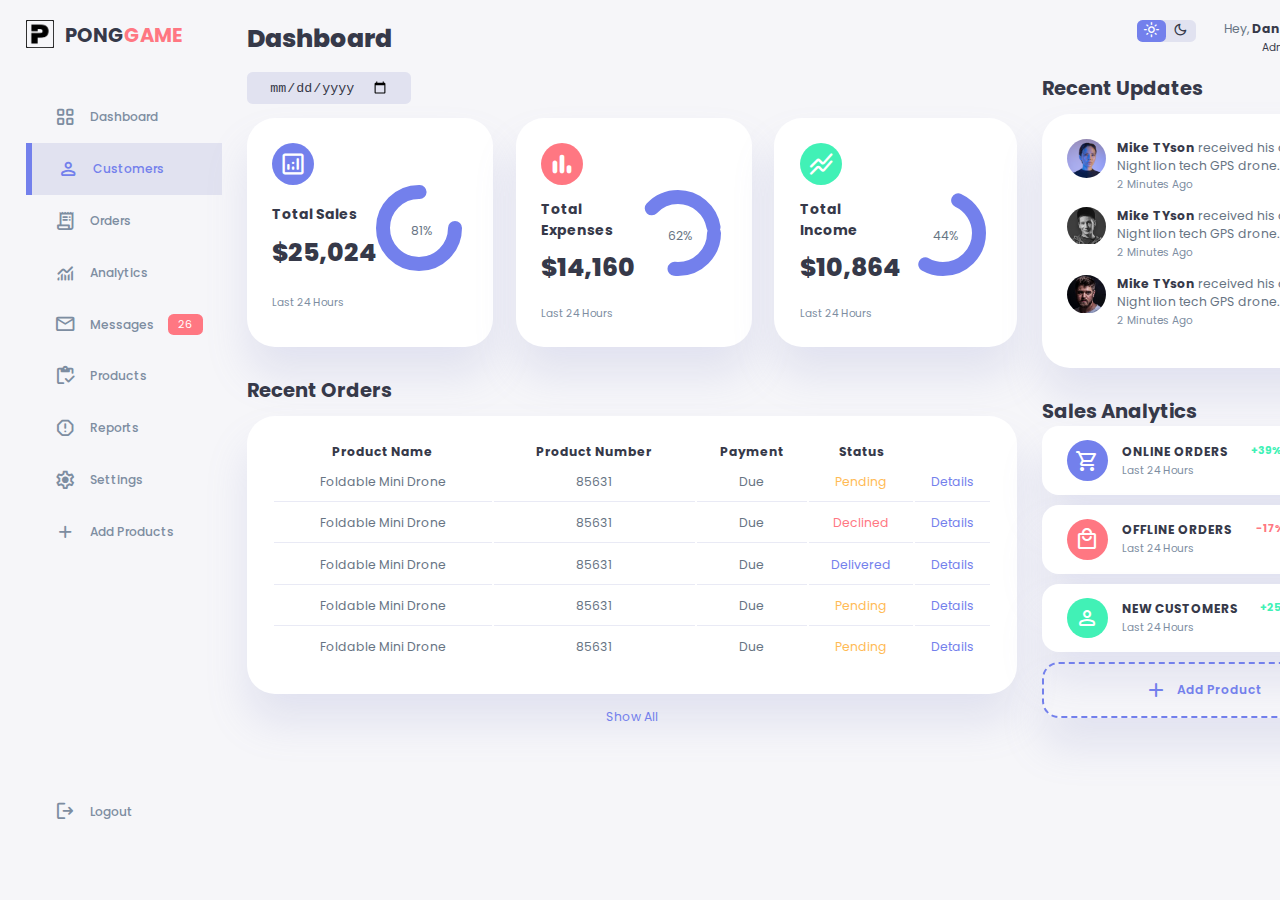
<file: Dashboard-with-dark-light-mode/index.html>
<!DOCTYPE html>
<html lang="en">
<head>
	<meta charset="UTF-8">
	<meta name="viewport" content="width=device-width, initial-scale=1.0">
	<title>Responsive Dashboard using HTML and Javascript</title>

	<!-- MATEIRIAL CDN -->
	<link href="https://fonts.googleapis.com/icon?family=Material+Symbols+Rounded" rel="stylesheet">
	<!-- ต่างจาก YT ตรงใช้ Symbols แทน Icons -->
	<!-- STYLE SHEET -->
	<link rel="stylesheet" href="./style.css">
</head> 
<body>
	<div class="container">
		<aside>
			<div class="top">
				<div class="logo">
					<img src="./images/logo.png">
					<h2>PONG<span class="danger">GAME</span></h2>  <!-- danger = class ของสีแดง, span = ใช้แบ่ง style การตกแต่ง -->
				</div>
				<div class="close" id="close-btn">
					<span class="material-symbols-rounded">close</span>
				</div>

			</div>
			<div class="sidebar">
				<a href="#">
					<span class="material-symbols-rounded">grid_view</span>
					<h3>Dashboard</h3>
				</a>
				<a href="#" class="active">
					<span class="material-symbols-rounded">person</span>
					<h3>Customers</h3>
				</a>
				<a href="#">
					<span class="material-symbols-rounded">receipt_long</span>
					<h3>Orders</h3>
				</a>
				<a href="#">
					<span class="material-symbols-rounded">monitoring</span>
					<h3>Analytics</h3>
				</a>
				<a href="#">
					<span class="material-symbols-rounded">mail</span>
					<h3>Messages</h3>
					<span class="message-count">26</span>
				</a>
				<a href="#">
					<span class="material-symbols-rounded">inventory</span>
					<h3>Products</h3>
				</a>
				<a href="#">
					<span class="material-symbols-rounded">report</span>
					<h3>Reports</h3>
				</a>
				<a href="#">
					<span class="material-symbols-rounded">settings</span>
					<h3>Settings</h3>
				</a>
				<a href="#">
					<span class="material-symbols-rounded">add</span>
					<h3>Add Products</h3>
				</a>
				<a href="#">
					<span class="material-symbols-rounded">logout</span>
					<h3>Logout</h3>
				</a>
			</aside>
			<!-- ----------------------- END OF ASIDE ----------------------- -->
			<main>
				<h1>Dashboard</h1>
				<div class="date">
					<input type="date">
				</div>

				<div class="insights">
					<div class="sales">
						<span class="material-symbols-rounded">analytics</span>
						<div class="middle">
							<div class="left">
								<h3>Total Sales</h3>
								<h1>$25,024</h1>
							</div>
							<div class="progress">
								<svg>
									<circle cx="38" cy="38" r="36"></circle>
								</svg>
								<div class="number">
									<p>81%</p>
								</div>
							</div>
						</div>
						<small class="text-muted">Last 24 Hours</small>
					</div>
					<!-- ------------------ END OF SALES ------------------ -->
					<div class="expenses">
						<span class="material-symbols-rounded">bar_chart</span>
						<div class="middle">
							<div class="left">
								<h3>Total Expenses</h3>
								<h1>$14,160</h1>
							</div>
							<div class="progress">
								<svg>
									<circle cx="38" cy="38" r="36"></circle>
								</svg>
								<div class="number">
									<p>62%</p>
								</div>
							</div>
						</div>
						<small class="text-muted">Last 24 Hours</small>
					</div>
					<!-- ------------------ END OF EXPENSES ------------------ -->
					<div class="income">
						<span class="material-symbols-rounded">stacked_line_chart</span>
						<div class="middle">
							<div class="left">
								<h3>Total Income</h3>
								<h1>$10,864</h1>
							</div>
							<div class="progress">
								<svg>
									<circle cx="38" cy="38" r="36"></circle>
								</svg>
								<div class="number">
									<p>44%</p>
								</div>
							</div>
						</div>
						<small class="text-muted">Last 24 Hours</small>
					</div>
					<!-- ------------------ END OF INCOME ------------------ -->
				</div>
				<!-- --------------------- END OF INSIGHTS --------------------- -->

				<div class="recent-orders">
					<h2>Recent Orders</h2>
					<table>
						<thead> <!-- table head -->
							<tr>
								<th>Product Name</th> 
								<th>Product Number</th>
								<th>Payment</th>
								<th>Status</th>
								<th></th>
							</tr>
						</thead>
						<tbody>
							<!-- <tr>
								<td>Foldable Mini Drone</td>
								<td>85631</td>
								<td>Due</td>
								<td class="warning">Pending</td>
								<td class="primary">Details</td>
							</tr> -->
					</table>
					<a href="#">Show All</a>
				</div>
			</main>
			<!-- ----------------------- END OF MAIN ----------------------- -->

			<div class="right">
				<div class="top">
					<button id="menu-btn">
						<span class="material-symbols-rounded">menu</span>
					</button>
					<div class="theme-toggler">
						<span class="material-symbols-rounded active">light_mode</span>
						<span class="material-symbols-rounded">dark_mode</span>
					</div>
					<div class="profile">
						<div class="info">
							<p>Hey, <b>Daniel</b></p>
							<small class=""text-muted>Admin</small>
						</div>
						<div class="profile-photo">
							<img src="./images/profile-1.jpg">
						</div>
					</div>
				</div>
				<!-- END OF MAIN -->
				<div class="recent-updates">
					<h2>Recent Updates</h2>
					<div class="updates">
						<div class="update">
							<div class="profile-photo">
								<img src="./images/profile-2.jpg">
							</div>
							<div class="message">
								<p><b>Mike TYson</b> received his order of Night lion tech GPS drone.</p>
								<small class="text-muted">2 Minutes Ago</small>
							</div>
						</div>
						<div class="update">
							<div class="profile-photo">
								<img src="./images/profile-3.jpg">
							</div>
							<div class="message">
								<p><b>Mike TYson</b> received his order of Night lion tech GPS drone.</p>
								<small class="text-muted">2 Minutes Ago</small>
							</div>
						</div>
						<div class="update">
							<div class="profile-photo">
								<img src="./images/profile-4.jpg">
							</div>
							<div class="message">
								<p><b>Mike TYson</b> received his order of Night lion tech GPS drone.</p>
								<small class="text-muted">2 Minutes Ago</small>
							</div>
						</div>
					</div>
				</div>
				<!-- -------------------- END OF RECENT UPDATES -------------------- -->
				<div class="sales-analytics">
					<h2>Sales Analytics</h2>
					<div class="item online">
						<div class="icon">
							<span class="material-symbols-rounded">shopping_cart</span>
						</div>
						<div class="right">
							<div class="info">
								<h3>ONLINE ORDERS</h3>
								<small class="text-muted">Last 24 Hours</small>
							</div>
							<h5 class="success">+39%</h5>
							<h3>3849</h3>
						</div>
					</div>
					<div class="item offline">
						<div class="icon">
							<span class="material-symbols-rounded">local_mall</span>
						</div>
						<div class="right">
							<div class="info">
								<h3>OFFLINE ORDERS</h3>
								<small class="text-muted">Last 24 Hours</small>
							</div>
							<h5 class="danger">-17%</h5>
							<h3>1100</h3>
						</div>
					</div>
					<div class="item customers">
						<div class="icon">
							<span class="material-symbols-rounded">person</span>
						</div>
						<div class="right">
							<div class="info">
								<h3>NEW CUSTOMERS</h3>
								<small class="text-muted">Last 24 Hours</small>
							</div>
							<h5 class="success">+25%</h5>
							<h3>849</h3>
						</div>
					</div>
					<div class="item add-product">
						<div>
							<span class="material-symbols-rounded">add</span>
							<h3>Add Product</h3>
						</div>
					</div>
				</div>
			</div>
		</div>
	</div>

	<script src="./orders.js"></script>
	<script src="./index.js"></script>
</body>
</html>
</file>
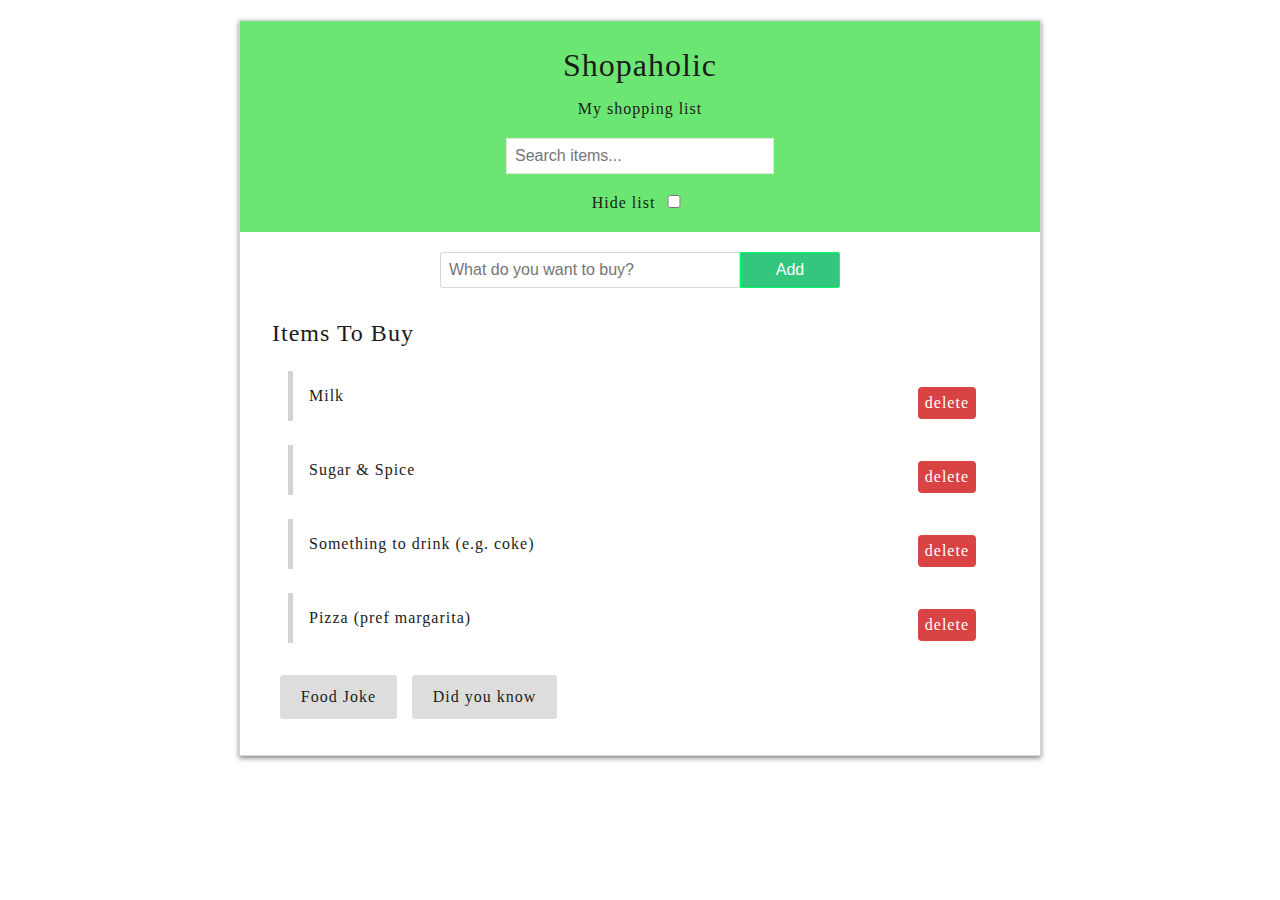
<file: Udm-DOM/index.html>
<!DOCTYPE html>
<html>

<head>
    <meta charset="utf-8">
    <link href="styles.css" rel="stylesheet" />
    <title>Shopping</title>
</head>

<body>
    <!-- wrap our entire section in a <div> element -->
    <div id="wrapper">
        <!-- define our header -->
        <header>
            <div id="page-top">
                <h1 class="title">Shopaholic</h1>
                <p>My shopping list</p>
                <!-- add search & hide ability inside header  -->
                <form id="search-item">
                    <!-- search functionality -->
                    <input type="text" placeholder="Search items..." />
                    <!-- hide functionality by using a checkbox-->
                    <div id="check">
                        <label for="hide">Hide list</label>
                        <input type="checkbox" id='hide'>
                    </div>
                </form>
            </div>
        </header>

        <!-- adding an item to our main list using a <form> element -->
        <form id="add-item">
            <input type="text" placeholder="What do you want to buy?" />
            <button>Add</button>
        </form>
        
        <!-- define our grocery list section inside a <div> tag -->
        <div id="grocery-list">
            <h2 class="title">Items To Buy</h2>
            <!-- insert each shopping item inside a table  -->
            <ul>
                <li>
                    <span class="item">Milk</span>
                    <span class="delete">delete</span>
                </li>
                <li>
                    <span class="item">Sugar & Spice</span>
                    <span class="delete">delete</span>
                </li>
                <li>
                    <span class="item">Something to drink (e.g. coke)</span>
                    <span class="delete">delete</span>
                </li>
                <li>
                    <span class="item">Pizza (pref margarita)</span>
                    <span class="delete">delete</span>
                </li>
            </ul>
        </div>

        <!-- add tabs at bottom of page -->
        <div id="tab-wrapper">
            <ul class="heading">
                <li data-clicked="#joke" class="active">Food Joke</li>
                <li data-clicked="#facts">Did you know</li>
            </ul>
            <div id="joke" class="panel">
                <p>What do you call a fake noodle?</p>
                <button id="showAnswer">Answer</button>
                <p id="answer"></p>
            </div>
            <div id="facts" class="panel">
                <p>This is what I learnt about food this week</p>
                <p>Lorem ipsum dolor sit amet consectetur, adipisicing elit. Eaque debitis eum, tempora exercitationem fugiat laboriosam? Iure, minus nesciunt consequuntur, rerum reiciendis sed consequatur excepturi aut commodi officiis, libero veritatis quod.</p>
            </div>
        </div>

    </div>
    <!-- add our JavaScript -->
    <script src="app.js"></script>
</body>

</html>
</file>
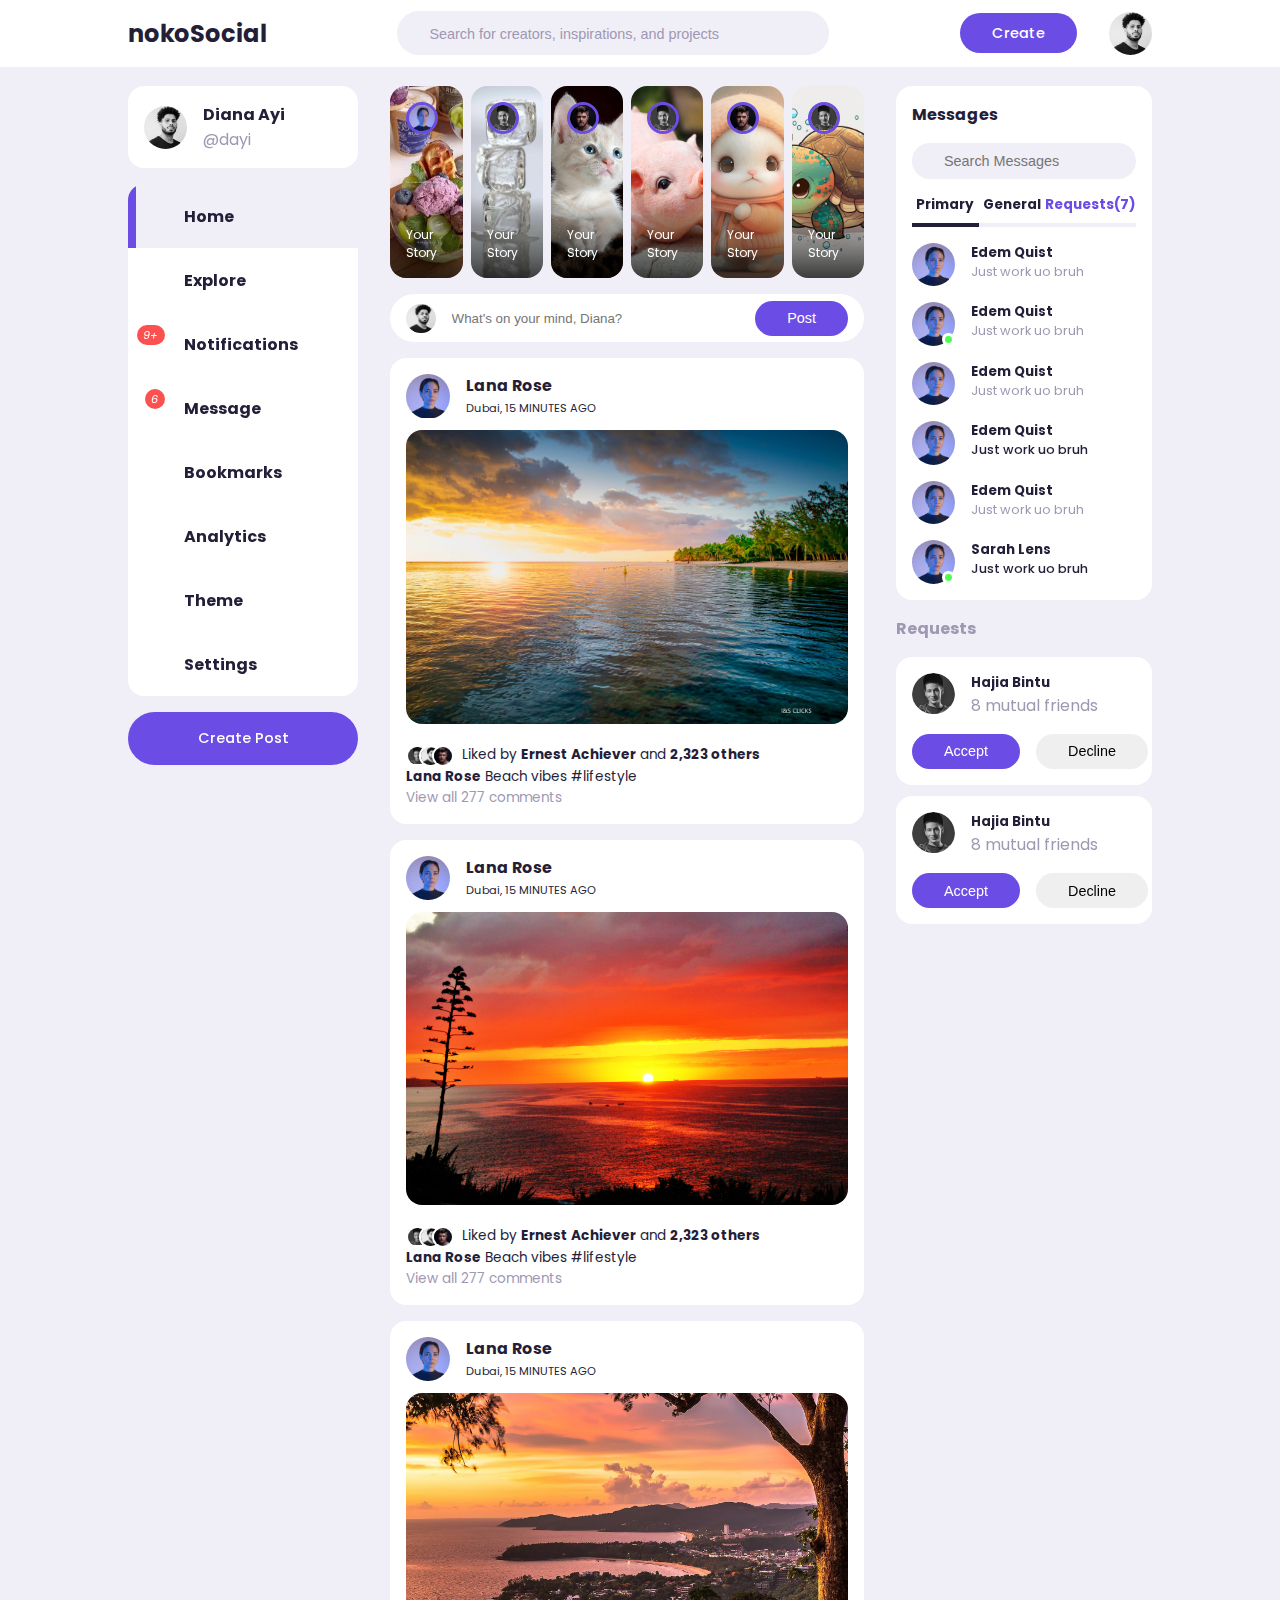
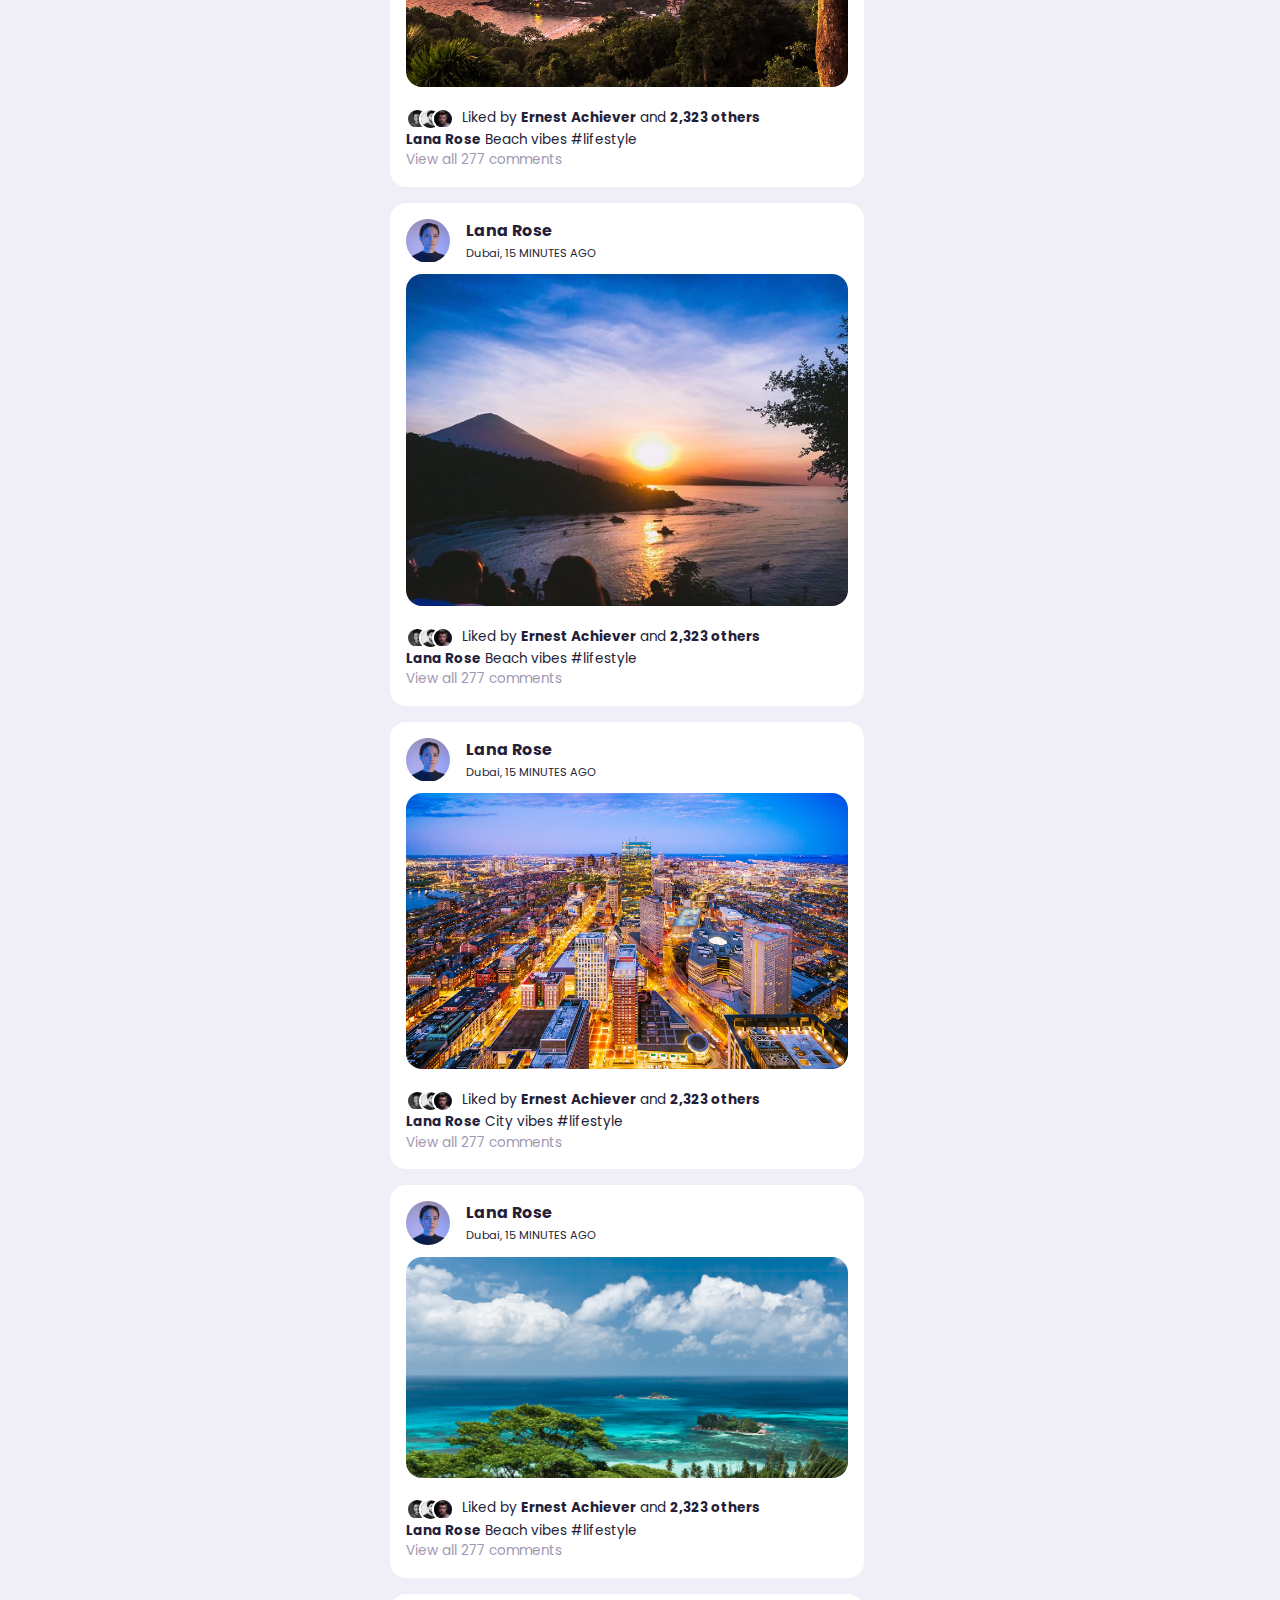
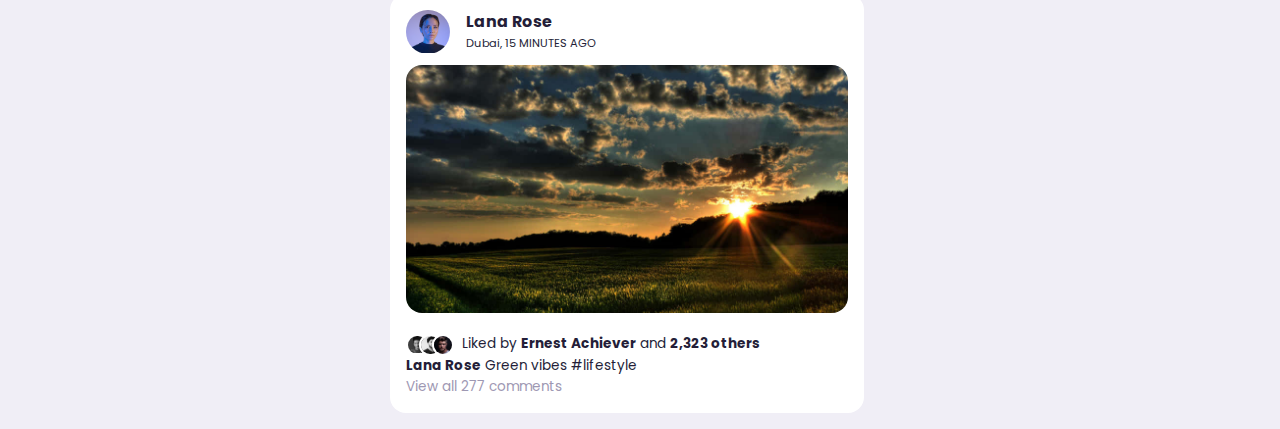
<file: Yt-Social-web/index.html>
<!DOCTYPE html>
<html lang="en">
<head>
	<meta charset="UTF-8">
	<meta name="viewport" content="width=device-width, initial-scale=1.0">
	<title>nokoSocial - Responsive social media</title>

	<!-- ICON CDN -->
	<link rel="stylesheet" href="https://unicons.iconscout.com/release/v4.0.8/css/line.css">
	<!-- STYLESHEET -->
	<link rel="stylesheet" href="./style.css">
</head>
<body>
	<Nav>
		<div class="container">
			<h2 class=""log>
				nokoSocial
			</h2>
			<div class="search-bar">
				<i class="uil uil-search"></i>
				<input type="search" placeholder="Search for creators, inspirations, and projects">
			</div>
			<div class="create">
				<label class="btn btn-primary" for="create-post">Create</label>
				<div class="profile-photo">
					<img src="./images/profile-1.jpg">
				</div>
			</div>
		</div>
	</Nav>

	<!-- ---------------------- MAIN ---------------------- -->
	 <main>
		<div class="container">
			<!-- ===================== LEFT ===================== -->
			 <div class="left">
				<a class="profile">
					<div class="profile-photo">
						<img src="./images/profile-1.jpg">
					</div>
					<div class="handle">
						<h4>Diana Ayi</h4>
						<p class="text-muted">
							@dayi
						</p>
					</div>
				</a>

				<!-- ------------- SIDEBAR ------------- -->
				 <div class="sidebar">
					<a class="menu-item active">
						<span><i class="uil uil-home"></i></span><h3>Home</h3>
					</a>
					<a class="menu-item">
						<span><i class="uil uil-compass"></i></span><h3>Explore</h3>
					</a>
					<a class="menu-item" id="notifications">
						<span><i class="uil uil-bell"><small class="notification-count">9+</small></i></span><h3>Notifications</h3>
						<!-- --- NOTIFICATION POPUP --- -->
						 <div class="notification-popup">
							<div>
								<div class="profile-photo">
									<img src="./images/profile-2.jpg">
								</div>
								<div class="nitification-body">
									<b>Keke Benjamin</b> accept your friend request
									<small class="text-muted">2 DAYS AGO</small>
								</div>
							</div>
							<div>
								<div class="profile-photo">
									<img src="./images/profile-3.jpg">
								</div>
								<div class="nitification-body">
									<b>Keke Benjamin</b> accept your friend request
									<small class="text-muted">2 DAYS AGO</small>
								</div>
							</div>
							<div>
								<div class="profile-photo">
									<img src="./images/profile-4.jpg">
								</div>
								<div class="nitification-body">
									<b>Keke Benjamin</b> accept your friend request
									<small class="text-muted">2 DAYS AGO</small>
								</div>
							</div>
							<div>
								<div class="profile-photo">
									<img src="./images/profile-3.jpg">
								</div>
								<div class="nitification-body">
									<b>Keke Benjamin</b> accept your friend request
									<small class="text-muted">2 DAYS AGO</small>
								</div>
							</div>
							<div>
								<div class="profile-photo">
									<img src="./images/profile-4.jpg">
								</div>
								<div class="nitification-body">
									<b>Keke Benjamin</b> accept your friend request
									<small class="text-muted">2 DAYS AGO</small>
								</div>
							</div>
							<div>
								<div class="profile-photo">
									<img src="./images/profile-2.jpg">
								</div>
								<div class="nitification-body">
									<b>Keke Benjamin</b> accept your friend request
									<small class="text-muted">2 DAYS AGO</small>
								</div>
							</div>
						 </div>
						<!-- --- END OF NOTIFICATION POPUP --- -->
					</a>
					<a class="menu-item" id="messages-notification">
						<span><i class="uil uil-envelope-alt"><small class="notification-count">6</small></i></span><h3>Message</h3>
					</a>
					<a class="menu-item">
						<span><i class="uil uil-bookmark"></i></span><h3>Bookmarks</h3>
					</a>
					<a class="menu-item">
						<span><i class="uil uil-chart-line"></i></span><h3>Analytics</h3>
					</a>
					<a class="menu-item" id="theme">
						<span><i class="uil uil-palette"></i></span><h3>Theme</h3>
					</a>
					<a class="menu-item">
						<span><i class="uil uil-setting"></i></span><h3>Settings</h3>
					</a>
				 </div> 
				 <!-- ------------- END OF SIDEBAR ------------- -->
				  <label for="create-post" class="btn btn-primary">Create Post</label>
			 </div>
			<!-- ===================== END OF LEFT ===================== -->



			<!-- ===================== MIDDLE ===================== -->
			<div class="middle">
				<!-- ------------- STORIES ------------- -->
				<div class="stories">
					<div class="story">
						<div class="profile-photo">
							<img src="./images/profile-2.jpg">
						</div>
						<p class="name">Your Story</p>
					</div>
					<div class="story">
						<div class="profile-photo">
							<img src="./images/profile-3.jpg">
						</div>
						<p class="name">Your Story</p>
					</div>
					<div class="story">
						<div class="profile-photo">
							<img src="./images/profile-4.jpg">
						</div>
						<p class="name">Your Story</p>
					</div>
					<div class="story">
						<div class="profile-photo">
							<img src="./images/profile-3.jpg">
						</div>
						<p class="name">Your Story</p>
					</div>
					<div class="story">
						<div class="profile-photo">
							<img src="./images/profile-4.jpg">
						</div>
						<p class="name">Your Story</p>
					</div>
					<div class="story">
						<div class="profile-photo">
							<img src="./images/profile-3.jpg">
						</div>
						<p class="name">Your Story</p>
					</div>
				</div>
				<!-- ------------- END OF STORIES ------------- -->
				<form class="create-post">
					<div class="profile-photo">
						<img src="./images/profile-1.jpg">
					</div>
					<input type="text" placeholder="What's on your mind, Diana?" id="create-post">
					<input type="submit" value="Post" class="btn btn-primary">
				</form>

				<!-- ------------- FEEDS ------------- -->
				<div class="feeds">
					<!-- --------- FEED 1 --------- -->
					<div class="feed">
						<div class="head">
							<div class="user">
								<div class="profile-photo">
									<img src="./images/profile-2.jpg">
								</div>
								<div class="ingo">
									<h3>Lana Rose</h3>
									<small>Dubai, 15 MINUTES AGO</small>
								</div>
							</div>
							<span class="edit">
								<i class="uil uil-ellipsis-h"></i>
							</span>
						</div>

						<div class="photo">
							<img src="./images/feed-1.jpg">
						</div>
						
						<div class="action-buttons">
							<div class="interaction-buttons">
								<span><i class="uil uil-heart"></i></span>
								<span><i class="uil uil-comment-dots"></i></span>
								<span><i class="uil uil-share-alt"></i></span>
							</div>
							<div class="bookmark">
								<span><i class="uil uil-bookmark-full"></i></span>
							</div>
						</div>

						<div class="liked-by">
							<span><img src="./images/profile-3.jpg"></span>
							<span><img src="./images/profile-1.jpg"></span>
							<span><img src="./images/profile-4.jpg"></span>
							<p>Liked by <b>Ernest Achiever</b> and <b>2,323 others</b></p>
						</div>

						<div class="caption">
							<p><b>Lana Rose</b> Beach vibes <span class="harsh-tag">#lifestyle</span></p>
						</div>
						<div class="comments text-muted"> View all 277 comments</div>
					</div>
					<!-- --------- END OF FEED --------- -->
					<!-- --------- FEED 2 --------- -->
					<div class="feed">
						<div class="head">
							<div class="user">
								<div class="profile-photo">
									<img src="./images/profile-2.jpg">
								</div>
								<div class="ingo">
									<h3>Lana Rose</h3>
									<small>Dubai, 15 MINUTES AGO</small>
								</div>
							</div>
							<span class="edit">
								<i class="uil uil-ellipsis-h"></i>
							</span>
						</div>

						<div class="photo">
							<img src="./images/feed-2.jpg">
						</div>
						
						<div class="action-buttons">
							<div class="interaction-buttons">
								<span><i class="uil uil-heart"></i></span>
								<span><i class="uil uil-comment-dots"></i></span>
								<span><i class="uil uil-share-alt"></i></span>
							</div>
							<div class="bookmark">
								<span><i class="uil uil-bookmark-full"></i></span>
							</div>
						</div>

						<div class="liked-by">
							<span><img src="./images/profile-3.jpg"></span>
							<span><img src="./images/profile-1.jpg"></span>
							<span><img src="./images/profile-4.jpg"></span>
							<p>Liked by <b>Ernest Achiever</b> and <b>2,323 others</b></p>
						</div>

						<div class="caption">
							<p><b>Lana Rose</b> Beach vibes <span class="harsh-tag">#lifestyle</span></p>
						</div>
						<div class="comments text-muted"> View all 277 comments</div>
					</div>
					<!-- --------- END OF FEED --------- -->
					<!-- --------- FEED 3 --------- -->
					<div class="feed">
						<div class="head">
							<div class="user">
								<div class="profile-photo">
									<img src="./images/profile-2.jpg">
								</div>
								<div class="ingo">
									<h3>Lana Rose</h3>
									<small>Dubai, 15 MINUTES AGO</small>
								</div>
							</div>
							<span class="edit">
								<i class="uil uil-ellipsis-h"></i>
							</span>
						</div>

						<div class="photo">
							<img src="./images/feed-3.jpg">
						</div>
						
						<div class="action-buttons">
							<div class="interaction-buttons">
								<span><i class="uil uil-heart"></i></span>
								<span><i class="uil uil-comment-dots"></i></span>
								<span><i class="uil uil-share-alt"></i></span>
							</div>
							<div class="bookmark">
								<span><i class="uil uil-bookmark-full"></i></span>
							</div>
						</div>

						<div class="liked-by">
							<span><img src="./images/profile-3.jpg"></span>
							<span><img src="./images/profile-1.jpg"></span>
							<span><img src="./images/profile-4.jpg"></span>
							<p>Liked by <b>Ernest Achiever</b> and <b>2,323 others</b></p>
						</div>

						<div class="caption">
							<p><b>Lana Rose</b> Beach vibes <span class="harsh-tag">#lifestyle</span></p>
						</div>
						<div class="comments text-muted"> View all 277 comments</div>
					</div>
					<!-- --------- END OF FEED --------- -->
					<!-- --------- FEED 4 --------- -->
					<div class="feed">
						<div class="head">
							<div class="user">
								<div class="profile-photo">
									<img src="./images/profile-2.jpg">
								</div>
								<div class="ingo">
									<h3>Lana Rose</h3>
									<small>Dubai, 15 MINUTES AGO</small>
								</div>
							</div>
							<span class="edit">
								<i class="uil uil-ellipsis-h"></i>
							</span>
						</div>

						<div class="photo">
							<img src="./images/feed-4.jpg">
						</div>
						
						<div class="action-buttons">
							<div class="interaction-buttons">
								<span><i class="uil uil-heart"></i></span>
								<span><i class="uil uil-comment-dots"></i></span>
								<span><i class="uil uil-share-alt"></i></span>
							</div>
							<div class="bookmark">
								<span><i class="uil uil-bookmark-full"></i></span>
							</div>
						</div>

						<div class="liked-by">
							<span><img src="./images/profile-3.jpg"></span>
							<span><img src="./images/profile-1.jpg"></span>
							<span><img src="./images/profile-4.jpg"></span>
							<p>Liked by <b>Ernest Achiever</b> and <b>2,323 others</b></p>
						</div>

						<div class="caption">
							<p><b>Lana Rose</b> Beach vibes <span class="harsh-tag">#lifestyle</span></p>
						</div>
						<div class="comments text-muted"> View all 277 comments</div>
					</div>
					<!-- --------- END OF FEED --------- -->
					<!-- --------- FEED 5 --------- -->
					<div class="feed">
						<div class="head">
							<div class="user">
								<div class="profile-photo">
									<img src="./images/profile-2.jpg">
								</div>
								<div class="ingo">
									<h3>Lana Rose</h3>
									<small>Dubai, 15 MINUTES AGO</small>
								</div>
							</div>
							<span class="edit">
								<i class="uil uil-ellipsis-h"></i>
							</span>
						</div>

						<div class="photo">
							<img src="./images/feed-5.jpg">
						</div>
						
						<div class="action-buttons">
							<div class="interaction-buttons">
								<span><i class="uil uil-heart"></i></span>
								<span><i class="uil uil-comment-dots"></i></span>
								<span><i class="uil uil-share-alt"></i></span>
							</div>
							<div class="bookmark">
								<span><i class="uil uil-bookmark-full"></i></span>
							</div>
						</div>

						<div class="liked-by">
							<span><img src="./images/profile-3.jpg"></span>
							<span><img src="./images/profile-1.jpg"></span>
							<span><img src="./images/profile-4.jpg"></span>
							<p>Liked by <b>Ernest Achiever</b> and <b>2,323 others</b></p>
						</div>

						<div class="caption">
							<p><b>Lana Rose</b> City vibes <span class="harsh-tag">#lifestyle</span></p>
						</div>
						<div class="comments text-muted"> View all 277 comments</div>
					</div>
					<!-- --------- END OF FEED --------- -->
					<!-- --------- FEED 6 --------- -->
					<div class="feed">
						<div class="head">
							<div class="user">
								<div class="profile-photo">
									<img src="./images/profile-2.jpg">
								</div>
								<div class="ingo">
									<h3>Lana Rose</h3>
									<small>Dubai, 15 MINUTES AGO</small>
								</div>
							</div>
							<span class="edit">
								<i class="uil uil-ellipsis-h"></i>
							</span>
						</div>

						<div class="photo">
							<img src="./images/feed-6.jpg">
						</div>
						
						<div class="action-buttons">
							<div class="interaction-buttons">
								<span><i class="uil uil-heart"></i></span>
								<span><i class="uil uil-comment-dots"></i></span>
								<span><i class="uil uil-share-alt"></i></span>
							</div>
							<div class="bookmark">
								<span><i class="uil uil-bookmark-full"></i></span>
							</div>
						</div>

						<div class="liked-by">
							<span><img src="./images/profile-3.jpg"></span>
							<span><img src="./images/profile-1.jpg"></span>
							<span><img src="./images/profile-4.jpg"></span>
							<p>Liked by <b>Ernest Achiever</b> and <b>2,323 others</b></p>
						</div>

						<div class="caption">
							<p><b>Lana Rose</b> Beach vibes <span class="harsh-tag">#lifestyle</span></p>
						</div>
						<div class="comments text-muted"> View all 277 comments</div>
					</div>
					<!-- --------- END OF FEED --------- -->
					<!-- --------- FEED 7 --------- -->
					<div class="feed">
						<div class="head">
							<div class="user">
								<div class="profile-photo">
									<img src="./images/profile-2.jpg">
								</div>
								<div class="ingo">
									<h3>Lana Rose</h3>
									<small>Dubai, 15 MINUTES AGO</small>
								</div>
							</div>
							<span class="edit">
								<i class="uil uil-ellipsis-h"></i>
							</span>
						</div>

						<div class="photo">
							<img src="./images/feed-7.jpg">
						</div>
						
						<div class="action-buttons">
							<div class="interaction-buttons">
								<span><i class="uil uil-heart"></i></span>
								<span><i class="uil uil-comment-dots"></i></span>
								<span><i class="uil uil-share-alt"></i></span>
							</div>
							<div class="bookmark">
								<span><i class="uil uil-bookmark-full"></i></span>
							</div>
						</div>

						<div class="liked-by">
							<span><img src="./images/profile-3.jpg"></span>
							<span><img src="./images/profile-1.jpg"></span>
							<span><img src="./images/profile-4.jpg"></span>
							<p>Liked by <b>Ernest Achiever</b> and <b>2,323 others</b></p>
						</div>

						<div class="caption">
							<p><b>Lana Rose</b> Green vibes <span class="harsh-tag">#lifestyle</span></p>
						</div>
						<div class="comments text-muted"> View all 277 comments</div>
					</div>
					<!-- --------- END OF FEED --------- -->
				</div>
				<!-- ------------------ END OF FEEDs ------------------ -->
			</div>
			<!-- ===================== END OF MIDDLE ===================== -->


			<!-- ===================== RIGHT ===================== -->
			<div class="right">
				<div class="messages">
					<div class="heading">
						<h4>Messages</h4><i class="uil uil-edit"></i>
					</div>

					<!-- --------- SEARCH BAR --------- -->
					<div class="search-bar">
						<i class="uil uil-search"></i>
						<input type="search" placeholder="Search Messages" id="message-search">
					</div>
					<!-- --------- MESSAGE CATEGORY --------- -->
					<div class="category">
						<h6 class="active">Primary</h6>
						<h6>General</h6>
						<h6 class="message-requests">Requests(7)</h6>
					</div>
					<!-- --------- MESSAGE 1 --------- -->
					 <div class="message">
						<div class="profile-photo">
							<img src="./images/profile-2.jpg">
						</div>
						<div class="message-body">
							<h5>Edem Quist</h5>
							<p class="text-muted">Just work uo bruh</p>
						</div>
					 </div>
					<!-- --------- MESSAGE 2 --------- -->
					<div class="message">
						<div class="profile-photo">
							<img src="./images/profile-2.jpg">
							<div class="active"></div>
						</div>
						<div class="message-body">
							<h5>Edem Quist</h5>
							<p class="text-muted">Just work uo bruh</p>
						</div>
					 </div>
					<!-- --------- MESSAGE 3 --------- -->
					<div class="message">
						<div class="profile-photo">
							<img src="./images/profile-2.jpg">
						</div>
						<div class="message-body">
							<h5>Edem Quist</h5>
							<p class="text-muted">Just work uo bruh</p>
						</div>
					 </div>
					<!-- --------- MESSAGE 4 --------- -->
					<div class="message">
						<div class="profile-photo">
							<img src="./images/profile-2.jpg">
						</div>
						<div class="message-body">
							<h5>Edem Quist</h5>
							<p class="text-bold">Just work uo bruh</p>
						</div>
					 </div>
					<!-- --------- MESSAGE 5 --------- -->
					<div class="message">
						<div class="profile-photo">
							<img src="./images/profile-2.jpg">
						</div>
						<div class="message-body">
							<h5>Edem Quist</h5>
							<p class="text-muted">Just work uo bruh</p>
						</div>
					 </div>
					<!-- --------- MESSAGE 6 --------- -->
					<div class="message">
						<div class="profile-photo">
							<img src="./images/profile-2.jpg">
							<div class="active"></div>
						</div>
						<div class="message-body">
							<h5>Sarah Lens</h5>
							<p class="text-bold">Just work uo bruh</p>
						</div>
					 </div>
				</div>
				<!-- --------- END OF MESSAGES --------- -->


				<!-- --------- FRIEND REQUESTS --------- -->
				 <div class="friend-requests">
					<h4>Requests</h4>
					<!-- --------- REQUEST 1 --------- -->
					<div class="request">
						<div class="info">
							<div class="profile-photo">
								<img src="./images/profile-3.jpg">
							</div>
							<div>
								<h5>Hajia Bintu</h5>
								<p class="text-muted">
									8 mutual friends
								</p>
							</div>
						</div>
						<div class="action">
							<button class="btn btn-primary">
								Accept
							</button>
							<button class="btn">
								Decline
							</button>
						</div>
					</div>
					<!-- --------- REQUEST 2 --------- -->
					<div class="request">
						<div class="info">
							<div class="profile-photo">
								<img src="./images/profile-3.jpg">
							</div>
							<div>
								<h5>Hajia Bintu</h5>
								<p class="text-muted">
									8 mutual friends
								</p>
							</div>
						</div>
						<div class="action">
							<button class="btn btn-primary">
								Accept
							</button>
							<button class="btn">
								Decline
							</button>
						</div>
					</div>
					<!-- --------- ENF OF REQUEST 2 --------- -->
			</div>
			<!-- ===================== END OF RIGHT ===================== -->
		</div>
	 </main>






	<!-- ===================== THEME CUSTOMIZATION ===================== -->
	<div class="customize-theme">
		<div class="card">
			<h2>Customize your view</h2>
			<p class="text-muted">Manage your font size, color, and background.</p>

			<!-- FONT SIZES -->
			 <div class="font-size">
				<h4>Font Size</h4>
				<div>
					<h6>Aa</h6>
					<div class="choose-size">
						<span class="font-size-1"></span>
						<span class="font-size-2"></span>
						<span class="font-size-3 active"></span>
						<span class="font-size-4"></span>
						<span class="font-size-5"></span>
					</div>
					<h3>Aa</h3>
				</div>
			 </div>

			<!-- PRIMARY COLORS -->
			 <div class="color">
				<h4>Color</h4>
				<div class="choose-color">
					<span class="color-1 active"></span>
					<span class="color-2"></span>
					<span class="color-3"></span>
					<span class="color-4"></span>
					<span class="color-5"></span>
				</div>
			 </div>

			<!-- BACKGROUND COLORS -->
			<div class="background">
				<h4>Background</h4>
				<div class="choose-bg">
					<div class="bg-1 active">
						<span></span>
						<h5 for="bg-1">Light</h5>
					</div>
					<div class="bg-2">
						<span></span>
						<h5>Dim</h5>
					</div>
					<div class="bg-3">
						<span></span>
						<h5 for="bg-3">Light Out</h5>
					</div>
				</div>
			</div>

		</div>
	</div>

<script src="./index.js"></script>
</body>
</html>
</file>
<file: Dashboard-with-dark-light-mode/style.css>
@import url('https://fonts.googleapis.com/css2?family=Poppins:wght@300;400;500;600;700;800&display=swap');

/* --------------- ROOT VARIABLE --------------- */
/* can be access everywhere in this css file */
:root {
	/* --variable_name: value */
	--color-primary: #7380ec;
	--color-danger: #ff7782;
	--color-success: #41f1b6;
	--color-warning: #ffbb55;
	--color-white: #fff;
	--color-info-dark: #7d8da1;
	--color-info-light: #dce1eb;
	--color-dark: #363949;
	--color-light: rgba(132, 139, 200, 0.18);
	--color-primary-variant: #111e88;
	--color-dark-variant: #677483;
	--color-background: #f6f6f9;

	--card-boarder-radius: 2rem;
	--boarder-radius-1: 0.4rem;
	--boarder-radius-2: 0.8rem;
	--boarder-radius-3: 1.2rem;

	--card-padding: 1.8rem;
	--padding-1: 1.2rem;

	--box-shadow: 0 2rem 3rem var(--color-light);
}

/* --------------- DARK THEME VARIABLE --------------- */
.dark-theme-variables {
	--color-background: #181a1e;
	--color-white: #202528;
	--color-dark: #edeffd;
	--color-dark-variant: #a3bdcc;
	--color-light: rgba(0, 0, 0, 0.4);
	--box-shadow: 0 2rem 3rem var(--color-light);
}

* {
	margin: 0;
	padding: 0;
	outline: 0;
	appearance: none;
	border: 0;
	text-decoration: none;
	list-style: none;
	box-sizing: border-box;
}

html {
	font-size: 14px;
}

body {
	width: 100vw;
	height: 100vh;
	font-family: poppins, sans-serif;
	font-size: 0.88rem;
	background: var(--color-background);
	user-select: none;
	overflow-x: hidden;
	color: var(--color-dark);
}

.container {
	display: grid;
	width: 96%;
	margin: 0 auto;
	gap: 1.8rem;
	grid-template-columns: 14rem auto 23rem;
}

a {
	color: var(--color-dark);
}

img {
	display: block;
	width: 100%;
}

h1 {
	font-weight: 800;
	font-size: 1.8rem;
}

h2 {
	font-size: 1.4rem;
}

h3 {
	font-size: 0.87rem;
}

h4 {
	font-size: 0.8rem;
}

h5 {
	font-size: 0.77rem;
}

small {
	font-size: 0.75rem;
}

.profile-photo {
	width: 2.8rem;
	height: 2.8rem;
	border-radius: 50%;
	overflow: hidden;
}

.text-muted {
	color: var(--color-info-dark);
}

p {
	color: var(--color-dark-variant);
}

b {
	color: var(--color-dark);
}

.primary {
	color: var(--color-primary);
}

.danger {
	color: var(--color-danger);
}

.dark {
	color: var(--color-dark);
}

.success {
	color: var(--color-success);
}

.warning {
	color: var(--color-warning);
}

aside {
	height: 100vh;
}

aside .top {
	/* background: white; */
	display: flex;
	align-items: center;
	justify-content: space-between;
	margin-top: 1.4rem;
}

aside .logo {
	display: flex;
	gap: 0.8rem;
}

aside .logo img {
	width: 2rem;
	height: 2rem;
}

aside .close {
	display: none;
}

/* --------------- SIDEBAR --------------- */
aside .sidebar {
	display: flex;
	flex-direction: column;
	height: 86vh;
	position: relative;
	top: 3rem;
}

aside h3 {
	font-weight: 500;
}

aside .sidebar a{
	display: flex;
	color: var(--color-info-dark);
	margin-left: 2rem;
	gap: 1rem;
	align-items: center;
	position: relative;
	height: 3.7rem;
	transition: all 300ms ease;
}

aside .sidebar a span {
	font-size: 1.6rem;
	transition: all 300ms ease;
}

aside .sidebar a:last-child {
	position: absolute;
	bottom: 2rem;
	width: 100%;
}

aside .sidebar a.active {
	background: var(--color-light);
	color: var(--color-primary);
	margin-left: 0;
}

aside .sidebar a.active::before {
	content: "";
	width: 6px;
	height: 100%;
	background: var(--color-primary);
}

aside .sidebar a.active span {
	color: var(--color-primary);
	margin-left: calc(1rem - 3px);
}

aside .sidebar a:hover {
	color: var(--color-primary);
}

aside .sidebar a:hover span {
	margin-left: 1rem;
}

aside .sidebar .message-count {
	background: var(--color-danger);
	color: var(--color-white);
	padding: 2px 10px;
	font-size: 11px;
	border-radius: var(--boarder-radius-1);
}

/* ========================== MAIN ========================== */
main {
	margin-top: 1.4rem;
}

main .date {
	display: inline-block;
	background: var(--color-light);
	border-radius: var(--boarder-radius-1);
	margin-top: 1rem;
	padding: 0.5rem 1.6rem;
}

main .date input[type="date"] {
	background: transparent;
	color: var(--color-dark);
}

main .insights {
	display: grid;
	grid-template-columns: repeat(3, 1fr);
	gap: 1.6rem;
}

main .insights > div {
	background: var(--color-white);
	padding: var(--card-padding);
	border-radius: var(--card-boarder-radius);
	margin-top: 1rem;
	box-shadow: var(--box-shadow);
	transition: all 300ms ease;
}

main .insights > div:hover {
	box-shadow: none;
}

main .insights > div span {
	background: var(--color-primary);
	padding: 0.5rem;
	border-radius: 50%;
	color: var(--color-white);
	font-size: 2rem;
}

main .insights > div.expenses span {
	background: var(--color-danger);
}

main .insights > div.income span {
	background: var(--color-success);
}

main .insights > div .middle {
	display: flex;
	align-items: center;
	justify-content: space-between;
}

main .insights h3 {
	margin: 1rem 0 0.6rem;
	font-size: 1rem;
}

main .insights .progress {
	position: relative;
	width: 92px;
	height: 92px;
	border-radius: 50%;
}

main .insights svg {
	width: 7rem;
	height: 7rem;
}

main .insights svg circle {
	fill: none;
	stroke: var(--color-primary);
	stroke-width: 14;
	stroke-linecap: round;
	transform: translate(5px, 5px);
}

main .insights .sales svg circle {
	stroke-dashoffset: 30;
	stroke-dasharray: 200;
}

main .insights .expenses svg circle {
	stroke-dashoffset: 20;
	stroke-dasharray: 80;
}

main .insights .income svg circle {
	stroke-dashoffset: 35;
	stroke-dasharray: 110;
}

main .insights .progress .number {
	position: absolute;
	top: 0;
	left: 0;
	height: 100%;
	width: 100%;
	display: flex;
	justify-content: center;
	align-items: center;
}

main .insights small {
	margin-top: 1.3rem;
	display: block;
}

/* ========================== RECENT ORDERS ========================== */

main .recent-orders {
	margin-top: 2rem;
}

main .recent-orders h2 {
	margin-bottom: 0.8rem;
}

main .recent-orders table {
	background: var(--color-white);
	width: 100%;
	border-radius: var(--card-boarder-radius);
	padding: var(--card-padding);
	text-align: center;
	box-shadow: var(--box-shadow);
	transition: all 300ms ease;
}

main .recent-orders table:hover {
	box-shadow: none;
}

main table tbody td {
	height: 2.8rem;
	border-bottom: 1px solid var(--color-light);
	color: var(--color-dark-variant);
}

main table tbody tr:last-child td {
	border: none;
}

main .recent-orders a {
	text-align: center;
	display: block;
	margin: 1rem auto;
	color: var(--color-primary);
}

/* ========================== RIGHT ========================== */
.right {
	margin-top: 1.4rem;
}

.right .top {
	display: flex;
	justify-content: end;
	gap: 2rem;
}

.right .top button {
	display: none;
}

.right .theme-toggler {
	background: var(--color-light);
	display: flex;
	justify-content: space-between;
	align-items: center;
	height: 1.6rem;
	width: 4.2rem;
	cursor: pointer;
	border-radius: var(--boarder-radius-1);
}

.right .theme-toggler span {
	font-size: 1.2rem;
	width: 50%;
	height: 100%;
	display: flex;
	align-items: center;
	justify-content: center;
}

.right .theme-toggler span.active {
	background: var(--color-primary);
	color: white;
	border-radius: var(--boarder-radius-1);
}

.right .top .profile {
	display: flex;
	gap: 2rem;
	text-align: right;
}

/* ========================== RECENT UPDATES ========================== */
.right .recent-updates {
	margin-top: 1rem;
}

.right .recent-updates h2 {
	margin-bottom: 0.8rem;
}

.right .recent-updates .updates {
	background: var(--color-white);
	padding: var(--card-padding);
	border-radius: var(--card-boarder-radius);
	box-shadow: var(--box-shadow);
	transition: all 300ms ease;
}

.right .recent-updates .updates:hover {
	box-shadow: var(--box-shadow);
}

.right .recent-updates .updates .update {
	display: grid;
	grid-template-columns: 2.6rem auto;
	gap: 1rem;
	margin-bottom: 1rem;
}

/* ========================== SALES ANALYTICS ========================== */
.right .sales-analytics {
	margin-top: 2rem;
}

.right .sales-analytics h2 {
	margin-top: 0.8rem;
}

.right .sales-analytics .item {
	background: var(--color-white);
	display: flex;
	align-items: center;
	gap: 1rem;
	margin-bottom: 0.7rem;
	padding: 1rem var(--card-padding);
	border-radius: var(--boarder-radius-3);
	box-shadow: var(--box-shadow);
	transition: all 300ms ease;
}

.right.sales-analytics .item:hover {
	box-shadow: var(--box-shadow);
}

.right .sales-analytics .item .right {
	display: flex;
	justify-content: space-between;
	align-items: start;
	margin: 0;
	width: 100%;
}

.right .sales-analytics .item .icon {
	padding: 0.6rem;
	color: var(--color-white);
	border-radius: 50%;
	background: var(--color-primary);
	display: flex;
}

.right .sales-analytics .item.offline .icon {
	background: var(--color-danger);
}

.right .sales-analytics .item.customers .icon {
	background: var(--color-success);
}

.right .sales-analytics .add-product {
	background: transparent;
	border: 2px dashed var(--color-primary);
	color: var(--color-primary);
	display: flex;
	align-items: center;
	justify-content: center;
}

.right .sales-analytics .add-product:hover {
	background: var(--color-primary);
	color: white;
}

.right .sales-analytics .add-product div {
	display: flex;
	align-items: center;
	gap: 0.6rem;
}

.right .sales-analytics .add-product div h3 {
	font-weight: 600;
}

/* ========================== MEDIA QUERIES ========================== */
@media screen and (max-width: 1200px) {
	.container {
		width: 94%;
		grid-template-columns: 7rem auto 23rem;
	}

	aside .logo h2 {
		display: none;
	}

	aside .sidebar h3 {
		display: none;
	}

	aside .sidebar a {
		width: 5.6rem;
	}

	aside .sidebar a:last-child {
		position: relative;
		margin-top: 1.8rem;
	}

	main .insights {
		grid-template-columns: 1fr;
		gap: 0;
	}

	main .recent-orders {
		width: 94%;
		position: absolute;
		left: 50%;
		transform: translate(-50%);
		margin: 2rem 0 0 8.8rem;
	}

	main .recent-orders table {
		width: 83vw;
	}

	main table thead tr th:last-child,
	main table thead tr th:first-child {
		display: none;
	}

	main table tbody tr td:last-child,
	main table tbody tr td:first-child {
		display: none;
	}
}

/* ========================== MEDIA QUERIES ========================== */
@media screen and (max-width: 768px) {
	.container {
		width: 100%;
		grid-template-columns: 1fr;
	}
	aside {
		position: fixed;
		left: -100%;
		background: var(--color-white);
		width: 18rem;
		z-index: 3;
		box-shadow: 1rem 3rem 4rem var(--color-light);
		height: 100vh;
		padding-right: var(--card-padding);
		display: none; /* will use javascript to show it */
		animation: showMenu 400ms ease forwards;
	}

	@keyframes showMenu {
		to {
			left: 0;
		}
	}

	aside .logo {
		margin-left: 1rem;
	}

	aside .logo h2 {
		display: inline;
	}

	aside .sidebar h3 {
		display: inline;
	}

	aside .sidebar a {
		width: 100%;
		height: 3.4rem;
	}

	aside .sidebar a:last-child {
		position: absolute;
		bottom: 5rem;
	}

	aside .close {
		display: inline-block;
		cursor: pointer;
	}

	main {
		margin-top: 8rem;
		padding: 0 1rem;
	}

	main .recent-orders {
		position: relative;
		margin: 3rem 0 0 0;
		width: 100%;
	}

	main .recent-orders table {
		width: 100%;
		margin: 0;
	}

	.right {
		width: 94%;
		margin: 0 auto 4rem;
	}

	.right .top {
		position: fixed;
		top: 0;
		left: 0;
		align-items: center;
		padding: 0 0.8rem;
		height: 4.6rem;
		background: var(--color-white);
		width: 100%;
		margin: 0;
		box-shadow: 0 1rem 1rem var(--color-light);
	}

	.right .top .theme-toggler {
		width: 4.4rem;
		position: absolute;
		left: 66%;
	}

	.right .profile .info {
		display: none;
	}

	.right .top button {
		display: inline-block;
		background: transparent;
		cursor: pointer;
		color: var(--color-dark);
		position: absolute;
		left: 1rem;
	}

	.right .top button span {
		font-size: 2rem;
	}
}
</file>
<file: Udm-DOM/styles.css>
body {
    font-family: Cambria;
    color: rgb(27, 27, 27);
    letter-spacing: 1px;
}

h1,h2 {
    /* remove bold  */
    font-weight: normal;
}

#wrapper {
    width: 90%;
    max-width: 800px;
    margin: 20px auto;
    box-shadow: 0px 2px 5px rgba(0, 0, 0, 0.5);
    padding: 0 0 20px;
    /* overflow: hidden; */
    border: 1px solid rgba(211, 211, 211, 0.877);
}

#page-top {
    background: rgb(107, 230, 114);
    padding: 10px 0;
    
}

#page-top h1,
#page-top p {
    text-align: center;
    margin: 0.5em 0;
}

#page-top input {
    width: 90%;
    max-width: 250px;
    margin: 20px auto;
    display: block;
    padding: 8px;
    border: 1px solid rgba(221, 221, 221, 0.712);
    font-size: 1em;
    color: rgb(49, 49, 49);
}

/* hide checkbox */
#check {
    max-width: 280px;
    margin: 10px auto;
    text-align: center;
}

#check #hide {
    width: 10%;
    margin: 0;
    display: inline-block;
}

#add-item {
    width: 400px;
    margin: 0 auto;
}

#add-item input {
    width: 300px;
    display: block;
    margin: 20px 0px 0px 0;
    padding: 0.5em;
    border: 1px solid rgb(216, 216, 216);
    font-size: 1em;
    border-radius: 2px 0 0 2px;
    box-sizing: border-box;
    float: left;
}

#add-item button {
    width: 100px;
    cursor: pointer;
    color: white;
    padding: 0.5em 20px;
    border: 1px solid #00ff6a;
    background: #32c77d;
    font-size: 1em;
    margin: 20px 0px 0px 0;
    border-radius: 0 2px 2px 0;
}

#grocery-list,
#tabbed-content {
    margin: 2em;
}

#grocery-list ul,
#tabbed-content ul {
    /* remove bullet point */
    list-style-type: none;
    /* remove default padding */
    padding: 0;
}

#grocery-list li {
    padding: 1em;
    border-left: 5px solid rgb(211, 211, 211);
    margin: 1.5em 1em;
}

#grocery-list li:hover {
    border-color: #da4343;
}

.delete {
    float: right;
    background: #da4343;
    padding: 7px;
    border-radius: 4px;
    cursor: pointer;
    color: white;
}

.delete:hover {
    background: rgb(20, 20, 20);
}

/* **** style our tabs at the bottom of our page  */
#tab-wrapper ul li:hover {
    background: #da4343;
    color: white; 
}

#tab-wrapper li {
    display: inline-block;
    padding: .8em 1.3em;
    background: #ddd;
    border-radius: 3px;
    cursor: pointer;
    margin-right: 10px;
}
#tab-wrapper .panel {
    display: none;
    margin: 0em 2em;
    border: 1px solid #ddd;
    padding: 0 1em;
    border-radius: 3px;
}
#tab-wrapper .panel.active {
    display: block;
}

#tab-wrapper .selected {
    background-color: rgb(139, 139, 139);;
}

/* style our answer */
.show {
    background: rgb(255, 255, 149);
    width: 100px;
    padding: 10px;
    border: 1px solid yellow;
}
</file>
<file: Yt-Social-web/style.css>
@import url('https://fonts.googleapis.com/css2?family=Poppins:wght@300;400;500;600&display=swap');

:root {
	--primary-color-hue: 252;
	--dark-color-lightness: 17%;
	--light-color-lightness: 95%;
	--white-color-lightness: 100%;

	--color-white: hsl(252, 30%, var(--white-color-lightness));
	--color-light: hsl(252, 30%, var(--light-color-lightness));
	--color-gray: hsl(var(--primary-color-hue), 15%, 65%);
	--color-primary: hsl(var(--primary-color-hue), 75%, 60%);
	--color-secondry: hsl(252, 100%, 90%);
	--color-success: hsl(120, 95%, 65%);
	--color-danger: hsl(0, 95%, 65%);
	--color-dark: hsl(252, 30%, var(--dark-color-lightness));
	--color-black: hsl(252, 30%, 10%);

	--border-radius: 2rem;
	--card-border-radius: 1rem;
	--btn-padding: 0.6rem 2rem;
	--search-padding: 0.6rem 1rem;
	--card-padding: 1rem;

	--sticky-top-left: 5.4rem;
	--sticky-top-right: -18rem;
}

*,
*::before,
*::after {
	margin: 0;
	padding: 0;
	outline: 0;
	box-sizing: border-box;
	text-decoration: none;
	list-style: none;
	border: none;
}

body {
	font-family: "Poppins", sans-serif;
	color: var(--color-dark);
	background: var(--color-light);
	overflow-x: hidden;
}

/* GENERAL STYLES */
.container {
	width: 80%;
	margin: 0 auto;
}

.profile-photo {
	width: 2.7rem;
	aspect-ratio: 1/1;
	border-radius: 50%;
	overflow: hidden;
}

img {
	display: block;
	width: 100%;
}

.btn {
	display: inline-block;
	padding: var(--btn-padding);
	font-weight: 500;
	border-radius: var(--border-radius);
	cursor: pointer;
	transition: all 300ms ease;
	font-size: 0.9rem;
}

.btn:hover {
	opacity: 0.8;
}

.btn-primary {
	background: var(--color-primary);
	color: white;
}

.text-bold {
	font-weight: 500;
}

.text-muted {
	color: var(--color-gray);
}

/* ======================= NAV BAR ======================= */
nav {
	width: 100%;
	background: var(--color-white);
	padding: 0.7rem 0;
	position: fixed;
	top: 0;
	z-index: 10;
}

nav .container {
	display: flex;
	align-items: center;
	justify-content: space-between;
}

.search-bar {
	background: var(--color-light);
	border-radius: var(--border-radius);
	padding: var(--search-padding);
}

.search-bar input[type="search"] {
	background: transparent;
	width: 30vw;
	margin-left: 1rem;
	font-size: 0.9rem;
	color: var(--color-dark);
}

nav .search-bar input[type="search"]::placeholder {
	color: var(--color-gray);
}

nav .create {
	display: flex;
	align-items: center;
	gap: 2rem;
}

/* ======================== MAIN ======================== */
main {
	position: relative;
	top: 5.4rem;
}

main .container {
	display: grid;
	grid-template-columns: 18vw auto 20vw;
	column-gap: 2rem;
	position: relative;
}

/* ======================== LEFT ======================== */
main .container .left {
	height: max-content;
	position: sticky;
	top: var(--sticky-top-left);
}

main .container .left .profile {
	padding: var(--card-padding);
	background: var(--color-white);
	border-radius: var(--card-border-radius);
	display: flex;
	align-items: center;
	column-gap: 1rem;
	width: 100%;
}

/* ======================== SIDEBAR ======================== */
.left .sidebar {
	margin-top: 1rem;
	background: var(--color-white);
	border-radius: var(--card-border-radius);
}

.left .sidebar .menu-item {
	display: flex;
	align-items: center;
	height: 4rem;
	cursor: pointer;
	transition: all 300ms ease;
	position: relative;
}

.left .sidebar .menu-item:hover {
	background: var(--color-light);
}

.left .sidebar i {
	font-size: 1.4rem;
	color: var(--color-gray);
	margin-left: 2rem;
	position: relative;
}

.left .sidebar i .notification-count {
	background: var(--color-danger);
	color: white;
	font-size: 0.7rem;
	width: fit-content;
	border-radius: 0.8rem;
	padding: 0.1rem 0.4rem;
	position: absolute;
	top: -0.2rem;
	right: -0.3rem;
}

.left .sidebar h3 {
	margin-left: 1.5rem;
	font-size: 1rem;
}

.left .sidebar .active {
	background: var(--color-light);
}

.left .search-bar .active i,
.left .search-bar .active h3 {
	color: var(--color-primary);
}

.left .sidebar .active::before {
	content: "";
	display: block;
	width: 0.5rem;
	height: 100%;
	position: absolute;
	background: var(--color-primary);
}

.left .sidebar .menu-item:first-child.active {
	border-top-left-radius: var(--card-border-radius);
	overflow: hidden;
}
.left .sidebar .menu-item:last-child.active {
	border-bottom-left-radius: var(--card-border-radius);
	overflow: hidden;
}

.left .btn {
	margin-top: 1rem;
	width: 100%;
	text-align: center;
	padding: 1rem 0;
}

/* --------- NOTIFICATION POPUP --------- */
.left .notification-popup {
	position: absolute;
	top: 0;
	left: 110%;
	width: 30rem;
	background: var(--color-white);
	border-radius: var(--card-border-radius);
	padding: var(--card-padding);
	box-shadow: 0 0 2rem hsl(var(--color-primary), 75%, 60%, 25%);
	z-index: 8;
	display: none;
}

.left .notification-popup::before {
	content: "";
	width: 1.2rem;
	height: 1.2rem;
	display: block;
	background: var(--color-white);
	position: absolute;
	left: -0.6rem;
	transform: rotate(45deg);
}

.left .notification-popup > div {
	display: flex;
	align-items: start;
	gap: 1rem;
	margin-bottom: 1rem;
}

.left .notification-popup small {
	display: block;
}

/* ======================== MIDDLE ======================== */
.middle .stories {
	display: flex;
	justify-content: space-between;
	height: 12rem;
	gap: 0.5rem;
}

.middle .stories .story {
	padding: var(--card-padding);
	border-radius: var(--card-border-radius);
	display: flex;
	flex-direction: column;
	justify-content: space-between;
	align-items: center;
	color: white;
	font-size: 0.75rem;
	width: 100%;
	position: relative;
	overflow: hidden;
}

.middle .stories .story::before {
	content: "";
	display: block;
	width: 100%;
	height: 5rem;
	background: linear-gradient(transparent, rgba(0, 0, 0, 0.75));
	position: absolute;
	bottom: 0;
}

.middle .stories .story .name {
	z-index: 2;
}

.middle .stories .story:nth-child(1) {
	background: url("./images/story-1.jpg") no-repeat center center/cover;
}
.middle .stories .story:nth-child(2) {
	background: url("./images/story-2.jpg") no-repeat center center/cover;
}
.middle .stories .story:nth-child(3) {
	background: url("./images/story-3.jpg") no-repeat center center/cover;
}
.middle .stories .story:nth-child(4) {
	background: url("./images/story-4.jpg") no-repeat center center/cover;
}
.middle .stories .story:nth-child(5) {
	background: url("./images/story-5.jpg") no-repeat center center/cover;
}
.middle .stories .story:nth-child(6) {
	background: url("./images/story-6.jpg") no-repeat center center/cover;
}

.middle .story .profile-photo {
	width: 2rem;
	height: 2rem;
	align-self: start;
	border: 3px solid var(--color-primary);
}

/* --------- CREATE POST --------- */
.middle .create-post {
	width: 100%;
	display: flex;
	align-items: center;
	justify-content: space-between;
	margin-top: 1rem;
	background: var(--color-white);
	padding: 0.4rem var(--card-padding);
	border-radius: var(--border-radius);
}

.middle .create-post input[type="text"] {
	justify-self: start;
	width: 100%;
	padding-left: 1rem;
	background: transparent;
	color: var(--color-dark);
	margin-right: 1rem;
}

/* --------- FEEDS --------- */
.middle .feeds .feed {
	background: var(--color-white);
	border-radius: var(--card-border-radius);
	padding: var(--card-padding);
	margin: 1rem 0;
	font-size: 0.85rem;
	line-height: 1.5;
}

.middle .feed .head {
	display: flex;
	justify-content: space-between;
}

.middle .feed .user {
	display: flex;
	gap: 1rem;
}

.middle .feed .photo {
	border-radius: var(--card-border-radius);
	overflow: hidden;
	margin: 0.7rem 0;
}

.middle .feed .action-buttons {
	display: flex;
	justify-content: space-between;
	align-items: center;
	font-size: 1.4rem;
	margin: 0.6rem;
}

.middle .liked-by {
	display: flex;
}

.middle .liked-by span {
	width: 1.4rem;
	height: 1.4rem;
	display: block;
	border-radius: 50%;
	overflow: hidden;
	border: 2px solid var(--color-white);
	margin-left: -0.6rem;
}

.middle .liked-by span:first-child {
	margin: 0;
}

.middle .liked-by p {
	margin-left: 0.5rem;
}

/* ======================== RIGHT ======================== */
main .container .right {
	height: max-content;
	position: sticky;
	top: var(--sticky-top-right);
	bottom: 0;
}

.right .messages {
	background: var(--color-white);
	border-radius: var(--card-border-radius);
	padding: var(--card-padding);
}

.right .messages .heading {
	display: flex;
	align-items: center;
	justify-content: space-between;
	margin-bottom: 1rem;
}

.right .messages i {
	font-size: 1.4rem;
}

.right .messages .search-bar {
	display: flex;
	margin-bottom: 1rem;
}

.right .messages .category {
	display: flex;
	justify-content: space-between;
	margin-bottom: 1rem;
}

.right .messages .category h6 {
	width: 100%;
	text-align: center;
	border-bottom: 4px solid var(--color-light);
	padding-bottom: 0.5rem;
	font-size: 0.85rem;
}

.right .messages .category .active {
	border-color: var(--color-dark);
}

.right .messages .message-requests {
	color: var(--color-primary);
}

.right .messages .message {
	display: flex;
	gap: 1rem;
	margin-bottom: 1rem;
	align-items: start;
}

.right .message .profile-photo {
	position: relative;
	overflow: visible;
}

.right .profile-photo img {
	border-radius: 50%;
}

.right .messages .message:last-child {
	margin: 0;
}

.right .messages .message p {
	font-size: 0.8rem;
}

.right .messages .message .profile-photo .active {
	width: 0.8rem;
	height: 0.8rem;
	border-radius: 50%;
	border: 3px solid var(--color-white);
	background: var(--color-success);
	position: absolute;
	bottom: 0;
	right: 0;
}

/* --------- FRIEND REQUESTS --------- */
.right .friend-requests {
	margin-top: 1rem;
}

.right .friend-requests h4 {
	color: var(--color-gray);
	margin: 1rem 0;
}

.right .request {
	background: var(--color-white);
	padding: var(--card-padding);
	border-radius: var(--card-border-radius);
	margin-bottom: 0.7rem;
}

.right .request .info {
	display: flex;
	gap: 1rem;
	margin-bottom: 1rem;
}

.right .request .action {
	display: flex;
	gap: 1rem;
}

/* ===================== THEME CUSTOMIZATION ===================== good*/
.customize-theme {
	background: rgba(255, 255, 255, 0.5);
	width: 100vw;
	height: 100vh;
	position: fixed;
	top: 0;
	left: 0;
	z-index: 100;
	text-align: center;
	display: grid;
	place-items: center;
	font-size: 0.9rem;
	display: none;
}

.customize-theme .card {
	background: var(--color-white);
	padding: 3rem;
	border-radius: var(--card-border-radius);
	width: 50%;
	box-shadow: 0 0 1rem var(--color-primary);
}

/* ===================== FONT SIZE ===================== good*/
.customize-theme .font-size {
	margin-top: 5rem;
}

.customize-theme .font-size > div {
	display: flex;
	justify-content: space-between;
	align-items: center;
	background: var(--color-light);
	padding: var(--search-padding);
	border-radius: var(--card-border-radius);
}

.customize-theme .choose-size {
	background: var(--color-secondry);
	height: 0.3rem;
	width: 100%;
	margin: 0 1rem;
	display: flex;
	justify-content: space-between;
	align-items: center;
}

.customize-theme .choose-size span {
	width: 1rem;
	height: 1rem;
	background: var(--color-secondry);
	border-radius: 50%;
	cursor: pointer;
}

.customize-theme .choose-size span.active {
	background: var(--color-primary);
}

/* ===================== FONT SIZE ===================== good*/
.customize-theme .color {
	margin-top: 2rem;
}

.customize-theme .choose-color {
	background: var(--color-light);
	padding: var(--search-padding);
	border-radius: var(--card-border-radius);
	display: flex;
	align-items: center;
	justify-content: space-between;
}

.customize-theme .choose-color span {
	width: 2.2rem;
	height: 2.2rem;
	border-radius: 50%;
}

.customize-theme .choose-color span:nth-child(1) {
	background: hsl(252, 75%, 60%);
}
.customize-theme .choose-color span:nth-child(2) {
	background: hsl(52, 75%, 60%);
}
.customize-theme .choose-color span:nth-child(3) {
	background: hsl(352, 75%, 60%);
}
.customize-theme .choose-color span:nth-child(4) {
	background: hsl(152, 75%, 60%);
}
.customize-theme .choose-color span:nth-child(5) {
	background: hsl(202, 75%, 60%);
}
.customize-theme .choose-color span.active {
	border: 5px solid white;
}

/* ===================== BACKGROUND ===================== */
.customize-theme .background {
	margin-top: 2rem;
}

.customize-theme .choose-bg {
	display: flex;
	align-items: center;
	justify-content: space-between;
	gap: 1.5rem;
}

.customize-theme .choose-bg > div {
	padding: var(--card-padding);
	width: 100%;
	display: flex;
	align-items: center;
	font-size: 1rem;
	font-weight: bold;
	border-radius: 0.4rem;
	cursor: pointer;
}

.customize-theme .choose-bg > div.active {
	border: 2px solid var(--color-primary);
}

.customize-theme .choose-bg .bg-1 {
	background: white;
	color: black;
}

.customize-theme .choose-bg .bg-2 {
	background: hsl(252, 30%, 17%);
	color: white;
}

.customize-theme .choose-bg .bg-3 {
	background: hsl(252, 30%, 10%);
	color: white;
}

.customize-theme .choose-bg > div span {
	width: 2rem;
	height: 2rem;
	border: 2px solid var(--color-gray);
	border-radius: 50%;
	margin-right: 1rem;
}






/* ====================================================== 
MEDIA QUERIES FOR SMALL LAPTOPS AND BIG TABLETS
====================================================== */

@media screen and (max-width: 1200px) {
	.container {
		width: 96%;
	}

	main .container {
		grid-template-columns: 5rem auto 30vw;
		gap: 1rem;
	}

	.left {
		width: 5rem;
		z-index: 5;
	}

	main .container .left .profile {
		display: none;
	}

	.sidebar h3 {
		display: none;
	}

	.left .btn {
		display: none;
	}

	.customize-theme .card {
		width: 80vw;
	}
}

/* ====================================================== 
MEDIA QUERIES FOR SMALL SMALL TABLETS AND MOBILE PHONE
====================================================== */

@media screen and (max-width: 992px) {
	nav .search-bar {
		display: none;
	}

	main .container {
		grid-template-columns: 0 auto 5rem;
		gap: 0;
	}

	main .container .left {
		grid-column: 3/4;
		position: fixed;
		bottom: 0;
		right: 0;
	}

	/* --------- NOTIFICATION POPUP --------- */
	.left .notification-popup {
		position: absolute;
		left: -20rem;
		width: 20rem;
	}

	.left .notification-popup::before {
		display: absolute;
		top: 1.3rem;
		left: calc(20rem - 0.6rem);
		display: block;
	}

	main .container .middle {
		grid-column: 1/3;
	}

	main .container .right {
		display: none;
	}

	.customize-theme .card {
		width: 92vw;
	}
}
</file>
